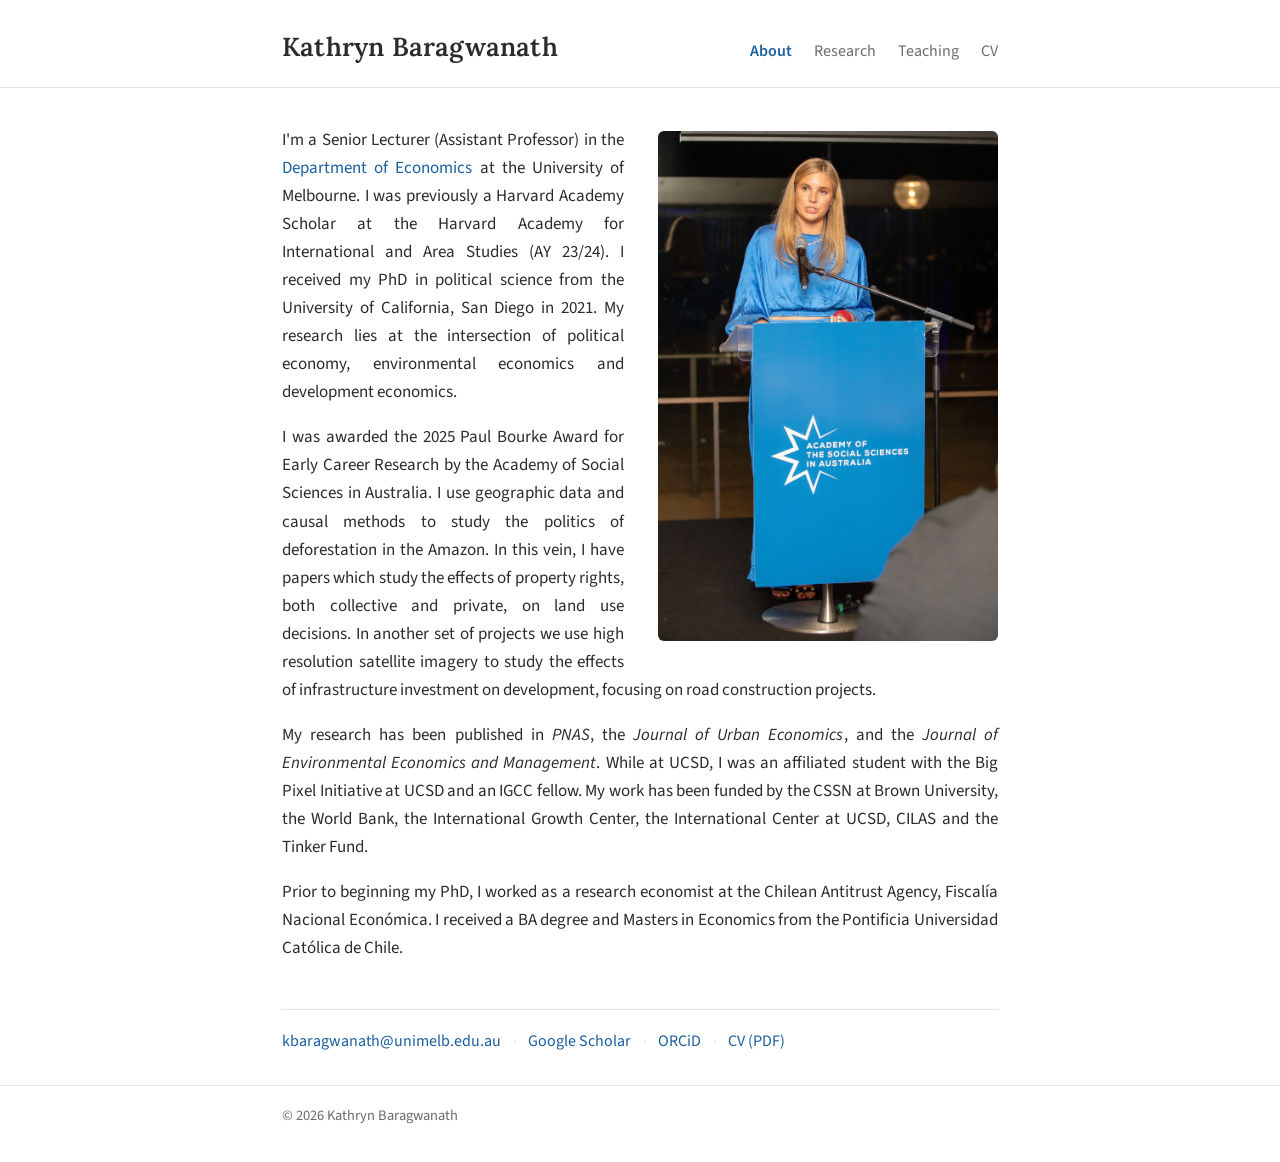
<file: index.html>
<!DOCTYPE html>
<html lang="en">
<head>
  <meta charset="utf-8">
  <meta name="viewport" content="width=device-width, initial-scale=1">
  <title>Kathryn Baragwanath</title>
  <meta name="description" content="Kathryn Baragwanath is a Senior Lecturer in the Department of Economics at the University of Melbourne, working on political economy, environmental economics and development economics.">
  <link rel="preconnect" href="https://fonts.googleapis.com">
  <link rel="preconnect" href="https://fonts.gstatic.com" crossorigin>
  <link href="https://fonts.googleapis.com/css2?family=Lora:wght@400;600&family=Source+Sans+3:ital,wght@0,400;0,600;1,400&display=swap" rel="stylesheet">
  <link rel="stylesheet" href="style.css">
</head>
<body>

<header>
  <div class="container header-inner">
    <a class="site-title" href="index.html">Kathryn Baragwanath</a>
    <nav>
      <a href="index.html" class="active">About</a>
      <a href="research.html">Research</a>
      <a href="teaching.html">Teaching</a>
      <a href="assets/CV_Baragwanath.pdf" target="_blank" rel="noopener">CV</a>
    </nav>
  </div>
</header>

<main class="container">
  <div class="profile">
    <img class="profile-photo" src="assets/photo.jpg" alt="Photo of Kathryn Baragwanath">
    <p>I'm a Senior Lecturer (Assistant Professor) in the <a href="https://fbe.unimelb.edu.au/economics" target="_blank" rel="noopener">Department of Economics</a> at the University of Melbourne. I was previously a Harvard Academy Scholar at the Harvard Academy for International and Area Studies (AY&nbsp;23/24). I received my PhD in political science from the University of California, San Diego in 2021. My research lies at the intersection of political economy, environmental economics and development economics.</p>

      <p>I was awarded the 2025 Paul Bourke Award for Early Career Research by the Academy of Social Sciences in Australia. I use geographic data and causal methods to study the politics of deforestation in the Amazon. In this vein, I have papers which study the effects of property rights, both collective and private, on land use decisions. In another set of projects we use high resolution satellite imagery to study the effects of infrastructure investment on development, focusing on road construction projects.</p>

      <p>My research has been published in <em>PNAS</em>, the <em>Journal of Urban Economics</em>, and the <em>Journal of Environmental Economics and Management</em>. While at UCSD, I was an affiliated student with the Big Pixel Initiative at UCSD and an IGCC fellow. My work has been funded by the CSSN at Brown University, the World Bank, the International Growth Center, the International Center at UCSD, CILAS and the Tinker Fund.</p>

    <p>Prior to beginning my PhD, I worked as a research economist at the Chilean Antitrust Agency, Fiscalía Nacional Económica. I received a BA degree and Masters in Economics from the Pontificia Universidad Católica de Chile.</p>
  </div>

  <div class="contact">
    <a href="mailto:kbaragwanath@unimelb.edu.au">kbaragwanath@unimelb.edu.au</a><span class="sep">·</span>
    <a href="https://scholar.google.com/citations?hl=en&user=u0dO1DMAAAAJ" target="_blank" rel="noopener">Google Scholar</a><span class="sep">·</span>
    <a href="https://orcid.org/0000-0002-8950-3506" target="_blank" rel="noopener">ORCiD</a><span class="sep">·</span>
    <a href="assets/CV_Baragwanath.pdf" target="_blank" rel="noopener">CV&nbsp;(PDF)</a>
  </div>
</main>

<footer>
  <div class="container">© 2026 Kathryn Baragwanath</div>
</footer>

</body>
</html>
</file>
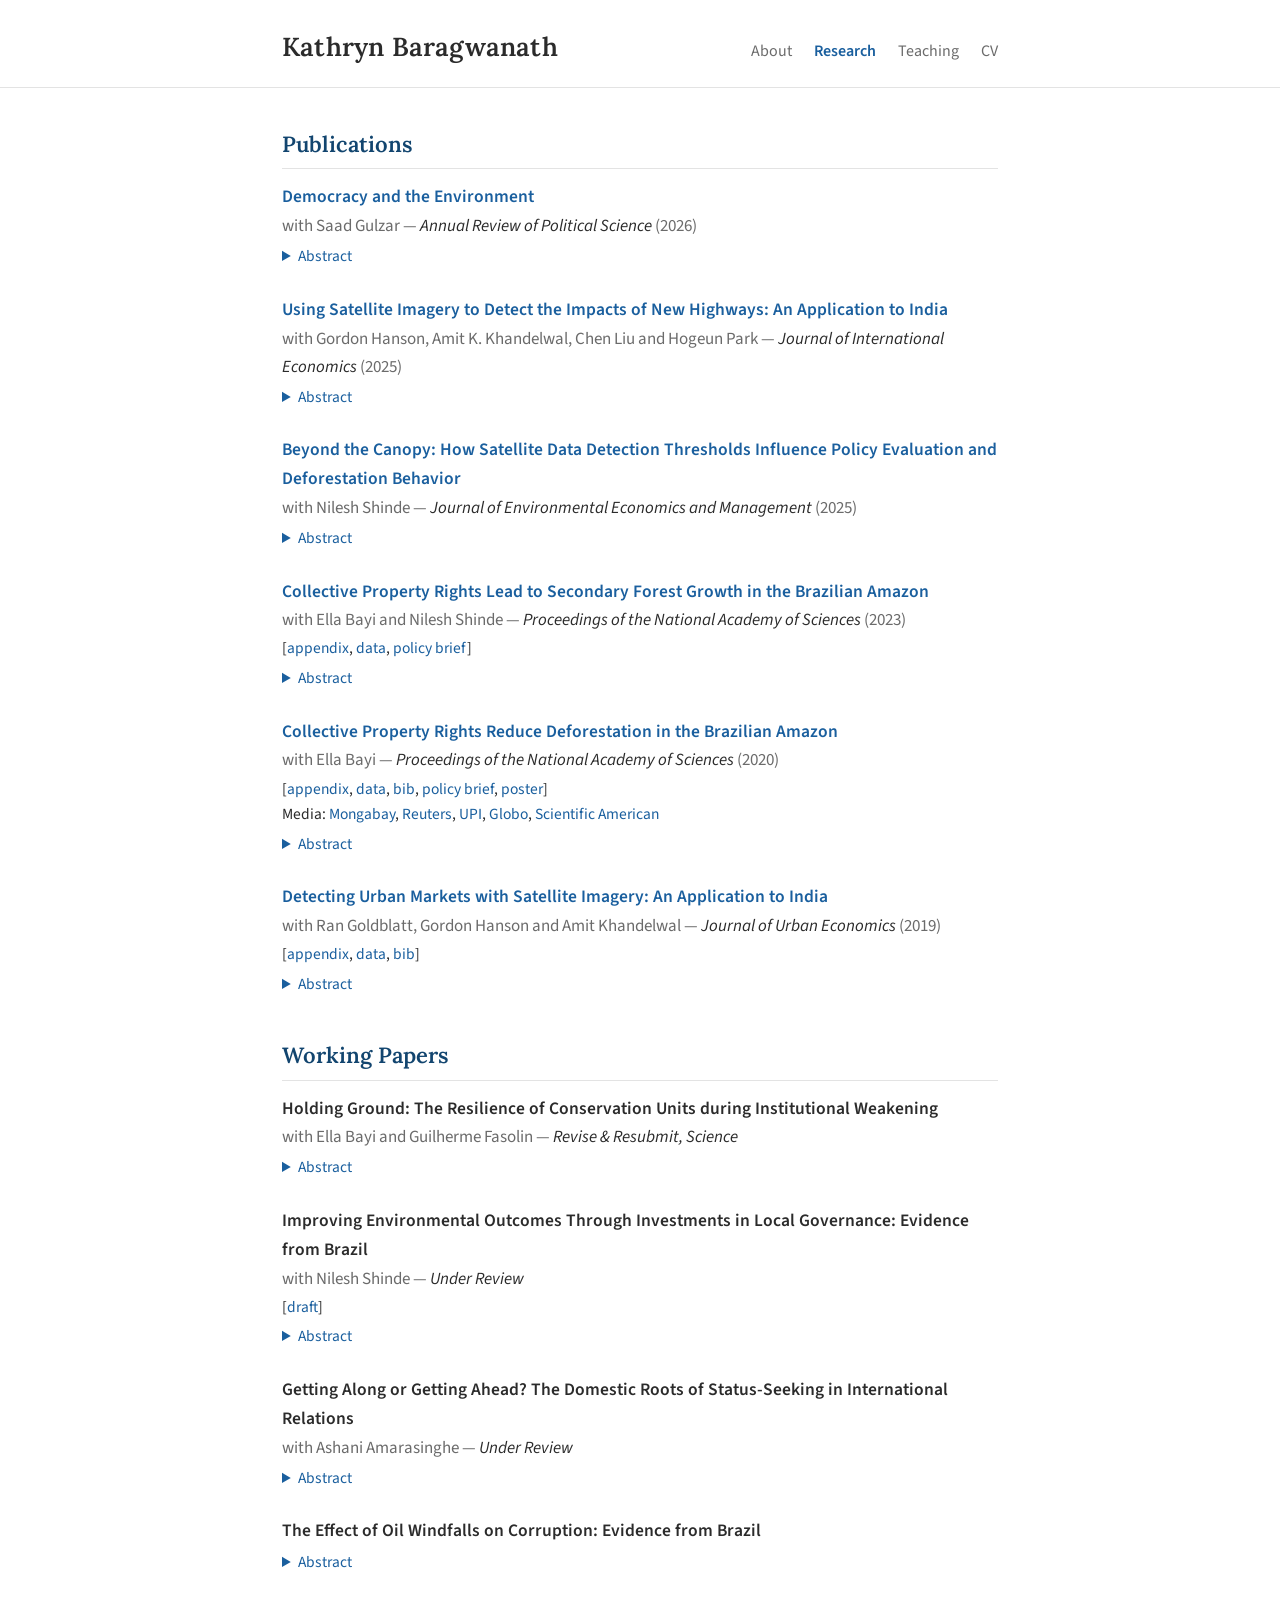
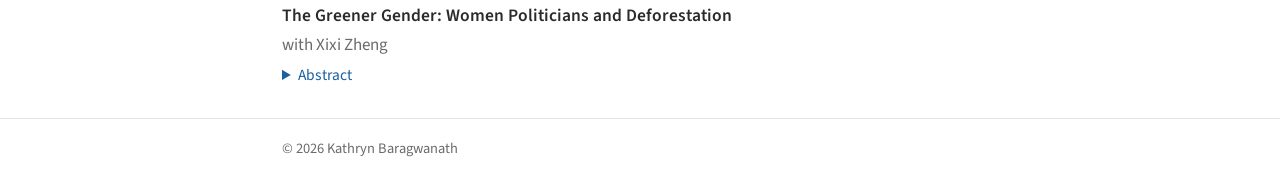
<file: research.html>
<!DOCTYPE html>
<html lang="en">
<head>
  <meta charset="utf-8">
  <meta name="viewport" content="width=device-width, initial-scale=1">
  <title>Research — Kathryn Baragwanath</title>
  <meta name="description" content="Publications and working papers by Kathryn Baragwanath.">
  <link rel="preconnect" href="https://fonts.googleapis.com">
  <link rel="preconnect" href="https://fonts.gstatic.com" crossorigin>
  <link href="https://fonts.googleapis.com/css2?family=Lora:wght@400;600&family=Source+Sans+3:ital,wght@0,400;0,600;1,400&display=swap" rel="stylesheet">
  <link rel="stylesheet" href="style.css">
</head>
<body>

<header>
  <div class="container header-inner">
    <a class="site-title" href="index.html">Kathryn Baragwanath</a>
    <nav>
      <a href="index.html">About</a>
      <a href="research.html" class="active">Research</a>
      <a href="teaching.html">Teaching</a>
      <a href="assets/CV_Baragwanath.pdf" target="_blank" rel="noopener">CV</a>
    </nav>
  </div>
</header>

<main class="container">

  <h2>Publications</h2>

  <div class="paper">
    <div class="paper-title"><a href="https://www.annualreviews.org/content/journals/10.1146/annurev-polisci-100325-075938" target="_blank" rel="noopener">Democracy and the Environment</a></div>
    <div class="paper-meta">with Saad Gulzar — <span class="journal">Annual Review of Political Science</span> (2026)</div>
    <details class="abstract">
      <summary>Abstract</summary>
      <p>We survey research on the relationship between democracy and the environment. The first part of our review examines how democratic systems influence environmental outcomes. We show scholars find, at best, a weakly positive correlation between democracy and environment, with little support for the proposed Democratic Environmental Kuznets Curve, a finding we confirm with new data. We argue that democracy is too coarse a category to capture variation in environmental outcomes. Therefore, the second part of the review surveys how specific institutional features structure principal-agent relationships between citizens, leaders, and organized groups. We showcase that effective environmental governance depends on institutions that align incentives, reduce informational asymmetries, and match temporal horizons. These can arise even in autocratic contexts, as evidenced by the case of China. We conclude by identifying key open questions and promising directions for future research.</p>
    </details>
  </div>

  <div class="paper">
    <div class="paper-title"><a href="https://doi.org/10.1016/j.jinteco.2025.104201" target="_blank" rel="noopener">Using Satellite Imagery to Detect the Impacts of New Highways: An Application to India</a></div>
    <div class="paper-meta">with Gordon Hanson, Amit K. Khandelwal, Chen Liu and Hogeun Park — <span class="journal">Journal of International Economics</span> (2025)</div>
    <details class="abstract">
      <summary>Abstract</summary>
      <p>We use a general spatial model to estimate the impact of transportation infrastructure on the spatial distribution of economic activity. We do so limiting ourselves solely to publicly available remotely-sensed satellite data and digitized road maps. Our setting is the expansion of India's road and highway network during the 2000s. By demonstrating that our approach works in India, where we can validate our results using data from the country's economic census, we aim to create a framework that is applicable to the many environments where data are even more sparse and (or) where transport networks span national borders.</p>
    </details>
  </div>

  <div class="paper">
    <div class="paper-title"><a href="https://www.sciencedirect.com/science/article/pii/S0095069625001032" target="_blank" rel="noopener">Beyond the Canopy: How Satellite Data Detection Thresholds Influence Policy Evaluation and Deforestation Behavior</a></div>
    <div class="paper-meta">with Nilesh Shinde — <span class="journal">Journal of Environmental Economics and Management</span> (2025)</div>
    <details class="abstract">
      <summary>Abstract</summary>
      <p>Satellite data is essential for enforcing and evaluating environmental policy, but technological limitations of monitoring systems can create perverse incentives and bias impact assessment. This study examines how detection thresholds in satellite monitoring systems affect both the implementation and evaluation of forest conservation policies. We identify three key mechanisms: a measurement issue, where datasets with larger minimum detection thresholds systematically miss small-scale deforestation; a loophole effect, where policy only reduces detectable, large-scale deforestation; and strategic adaptation, where regulated agents adjust behavior to exploit known detection thresholds, substituting from large- to small-scale deforestation. Studying Brazil's 2008 municipal Blacklisting policy, we find that the government's primary monitoring system, which does not report patches below 6.25 hectares, overestimates policy effectiveness by a third compared to datasets with smaller minimum detection thresholds. When measured with those datasets, blacklisting reduced deforestation by 31.2% from baseline—substantially less than the 47.6% reduction suggested by government data. Average clearing size declined by 28.9%, with significant increases in patches below detection thresholds, reflecting both undetected and strategically fragmented activity. Our analysis reveals a critical challenge for environmental governance: as monitoring systems improve, so too do evasion strategies, requiring close attention to how technology shapes observed outcomes and on-the-ground incentives.</p>
    </details>
  </div>

  <div class="paper">
    <div class="paper-title"><a href="https://www.pnas.org/doi/10.1073/pnas.2221346120" target="_blank" rel="noopener">Collective Property Rights Lead to Secondary Forest Growth in the Brazilian Amazon</a></div>
    <div class="paper-meta">with Ella Bayi and Nilesh Shinde — <span class="journal">Proceedings of the National Academy of Sciences</span> (2023)</div>
    <div class="paper-links">[<a href="https://www.pnas.org/doi/10.1073/pnas.2221346120#supplementary-materials" target="_blank" rel="noopener">appendix</a>, <a href="https://dataverse.harvard.edu/dataset.xhtml?faces-redirect=true&persistentId=doi%3A10.7910%2FDVN%2FKZUCEA" target="_blank" rel="noopener">data</a>, <a href="https://www.hoover.org/research/stronger-property-rights-slow-deforestation-amazon" target="_blank" rel="noopener">policy brief</a>]</div>
    <details class="abstract">
      <summary>Abstract</summary>
      <p>Forests serve a crucial role in our fight against climate change. Secondary forests in the form of forest restoration and reforestation provide important potential for conservation of biodiversity and climate change mitigation. In this paper, we explore whether collective property rights in the form of Indigenous Territories (ITs) lead to higher rates of secondary forest growth on previously deforested areas. We exploit the timing of granting of property rights as well as the geographic boundaries of ITs and two different methods, regression discontinuity design and difference-in-difference to recover causal estimates. We find strong evidence that homologated Indigenous territories not only reduce deforestation inside their lands, but also lead to higher secondary forest growth on previously deforested areas. After homologation, ITs displayed higher secondary forest growth than land outside ITs with an estimated effect of 2%. Furthermore, the average age of secondary forests was 2.6 years older inside homologated ITs. Together, these findings provide evidence for the role that collective property rights can play in the push to restore forest ecosystems.</p>
    </details>
  </div>

  <div class="paper">
    <div class="paper-title"><a href="https://www.pnas.org/content/early/2020/08/04/1917874117" target="_blank" rel="noopener">Collective Property Rights Reduce Deforestation in the Brazilian Amazon</a></div>
    <div class="paper-meta">with Ella Bayi — <span class="journal">Proceedings of the National Academy of Sciences</span> (2020)</div>
    <div class="paper-links">[<a href="https://www.pnas.org/content/pnas/suppl/2020/08/05/1917874117.DCSupplemental/pnas.1917874117.sapp.pdf" target="_blank" rel="noopener">appendix</a>, <a href="https://dataverse.harvard.edu/dataset.xhtml?persistentId=doi%3A10.7910%2FDVN%2FZRQG5H" target="_blank" rel="noopener">data</a>, <a href="https://www.dropbox.com/s/2so9olh24753lkp/collective-property-rights-reduce-deforestation-in-the-brazilian-amazon.bib?dl=0" target="_blank" rel="noopener">bib</a>, <a href="https://www.hoover.org/research/stronger-property-rights-slow-deforestation-amazon" target="_blank" rel="noopener">policy brief</a>, <a href="https://polmeth.theopenscholar.com/polmeth2020/collective-property-rights-reduce-deforestation-brazilian-amazon" target="_blank" rel="noopener">poster</a>]<br>
    Media: <a href="https://news.mongabay.com/2020/08/indigenous-best-amazon-stewards-but-only-when-property-rights-assured-study/" target="_blank" rel="noopener">Mongabay</a>, <a href="https://news.trust.org/item/20200810181208-nk9j1/" target="_blank" rel="noopener">Reuters</a>, <a href="https://www.upi.com/Science_News/2020/08/11/Increasing-indigenous-property-rights-could-help-save-the-rainforest/1131597086477/" target="_blank" rel="noopener">UPI</a>, <a href="https://g1.globo.com/natureza/noticia/2020/08/12/demarcacao-de-terras-indigenas-reduziu-o-desmatamento-na-amazonia-diz-estudo.ghtml" target="_blank" rel="noopener">Globo</a>, <a href="https://www.scientificamerican.com/article/amazon-deforestation-falls-where-land-is-under-indigenous-control/" target="_blank" rel="noopener">Scientific American</a></div>
    <details class="abstract">
      <summary>Abstract</summary>
      <p>In this paper, we draw on common-pool resource theory to argue that indigenous territories, when granted full property rights, will be effective at curbing deforestation. Using a novel dataset, we test the effect of property rights on deforestation between 1982 and 2016. In order to identify causal effects, we combine a regression discontinuity design with the orthogonal timing of homologation. We find that observations inside territories with full property rights show a 66% decrease in deforestation, while the effect does not exist in territories without full property rights. While these are local average treatment effects, our results suggest that not only do indigenous territories serve a human-rights role, but they are a cost-effective way for governments to preserve their forested areas. First, obtaining full property rights is crucial to recognize indigenous peoples original right to land and protect their territories from illegal deforestation. Second, when implemented, indigenous property rights create sustainable areas in the Amazon rainforest, providing an important positive externality for Brazil and the rest of the world in terms of climate change mitigation.</p>
    </details>
  </div>

  <div class="paper">
    <div class="paper-title"><a href="https://www.sciencedirect.com/science/article/pii/S0094119019300427" target="_blank" rel="noopener">Detecting Urban Markets with Satellite Imagery: An Application to India</a></div>
    <div class="paper-meta">with Ran Goldblatt, Gordon Hanson and Amit Khandelwal — <span class="journal">Journal of Urban Economics</span> (2019)</div>
    <div class="paper-links">[<a href="assets/DUM_appendix.pdf" target="_blank" rel="noopener">appendix</a>, <a href="https://www.dropbox.com/s/h3m90h5kzmupdbd/ShapefilesJUE.zip?dl=0" target="_blank" rel="noopener">data</a>, <a href="https://www.dropbox.com/s/dwfriq5uyyrigxz/DUM_bib.bib?dl=0" target="_blank" rel="noopener">bib</a>]</div>
    <details class="abstract">
      <summary>Abstract</summary>
      <p>This paper proposes a methodology for defining urban markets based on economic activity detected by satellite imagery. We use nighttime lights data, whose use in economics is increasingly common, to define urban markets based on contiguous pixels that have a minimum threshold of light intensity. The coarseness of the nightlight data and the blooming effect of lights, however, create markets whose boundaries are too expansive and too smooth relative to the visual inspection of actual cities. We compare nightlight-based markets to those formed using high-resolution daytime satellite imagery, whose use in economics is less common, to detect the presence of built-up landcover. We identify an order of magnitude more markets with daytime imagery; these markets are realistically jagged in shape and reveal much more within and across-market variation in the density of economic activity. The size of landcover-based markets displays a sharp sensitivity to the proximity of paved roads that is not present in the case of nightlight-based markets. Our results suggest that daytime satellite imagery is a promising source of data for economists to study the spatial extent and distribution of economic activity.</p>
    </details>
  </div>

  <h2>Working Papers</h2>

  <div class="paper">
    <div class="paper-title">Holding Ground: The Resilience of Conservation Units during Institutional Weakening</div>
    <div class="paper-meta">with Ella Bayi and Guilherme Fasolin — <span class="journal">Revise &amp; Resubmit, Science</span></div>
    <details class="abstract">
      <summary>Abstract</summary>
      <p>Protecting natural areas has become increasingly important in global efforts to preserve biodiversity and mitigate environmental threats. Conservation areas, such as Indigenous Territories, Strictly Protected Areas, and Sustainable Use Areas, play a central role in forest preservation strategies. Despite their broad recognition, the effectiveness of conservation units is often questioned due to their location in remote, low-pressure regions. Here, we show that conservation units become significantly more effective in preventing forest loss precisely during periods of weakening environmental governance. By analyzing spatial and temporal data from the Brazilian Amazon before and after institutional weakening, we find that conservation units previously considered marginal due to their remoteness emerge as critical buffers against deforestation. These findings reshape our understanding of conservation dynamics, demonstrating that the true value of protected areas extends beyond current threats, serving as essential safeguards under future institutional instability. Our results inform international conservation strategies, highlighting the importance of establishing and maintaining protected areas not only in regions under immediate threat but also in regions that may become vulnerable as environmental policies weaken or shift.</p>
    </details>
  </div>

  <div class="paper">
    <div class="paper-title">Improving Environmental Outcomes Through Investments in Local Governance: Evidence from Brazil</div>
    <div class="paper-meta">with Nilesh Shinde — <span class="journal">Under Review</span></div>
    <div class="paper-links">[<a href="https://www.dropbox.com/scl/fi/f1sbf3vvn1nabtzubzog9/PMV_Paper_NEUDC23.pdf?dl=0&rlkey=on07hkkqtmjmejhfsmr158m0m" target="_blank" rel="noopener">draft</a>]</div>
    <details class="abstract">
      <summary>Abstract</summary>
      <p>The Green Municipalities Program (Programa Municípios Verdes–PMV) has operated in the Brazilian state of Pará since 2010. Though voluntary, the program has provided $20M in funding to local governments to combat deforestation in the Brazilian Amazon through improvements to local systems and bureaucracies. By leveraging advanced causal inference methods and twenty years of municipality and property-level land use data, we examine the program's effects on deforestation, secondary forest regeneration, and local governance outcomes. We find that PMV is associated with a 12% annual reduction in deforestation and a 7% increase in secondary forest cover, though deforestation results are sensitive to the inclusion of municipalities previously subject to federal blacklisting. Secondary forest recovery appears more robust and concentrated in younger forests and medium-sized properties, suggesting improved land use incentives and enforcement capacity. We also find evidence of reduced land conflict and increased non-agricultural economic activity. Under conservative carbon valuation assumptions, estimated climate benefits exceed program costs. These findings point to the potential of subnational governance investments to support conservation and sustainable development objectives in tropical forest regions.</p>
    </details>
  </div>

  <div class="paper">
    <div class="paper-title">Getting Along or Getting Ahead? The Domestic Roots of Status-Seeking in International Relations</div>
    <div class="paper-meta">with Ashani Amarasinghe — <span class="journal">Under Review</span></div>
    <details class="abstract">
      <summary>Abstract</summary>
      <p>This paper examines how domestic economic conditions shape international relations. We develop a novel measure of inter-government interactions using high-frequency event data across 18,330 country dyads from 2001-2019. To establish causality, we exploit plausibly exogenous variation in countries' natural resource wealth driven by global commodity price shocks. We find that positive resource shocks significantly increase countries' aggressive behavior in international relations, primarily through verbal rather than material confrontation. This effect operates strategically: aggression is targeted at peripheral nations while avoiding major trading partners, suggesting a deliberate approach to status enhancement that preserves economic relationships. The mechanism works through domestic political channels, with resource windfalls reducing public discontent and providing governments with political capital to pursue more assertive foreign policy. Consistent with theories of status-seeking behavior as a tool for enhancing international standing, the effects are concentrated in middle and low-income countries and in political systems with electoral accountability. Our findings highlight how domestic economic conditions influence international relations through the strategic pursuit of status, with implications for understanding the economic roots of geopolitical behavior.</p>
    </details>
  </div>

  <div class="paper">
    <div class="paper-title">The Effect of Oil Windfalls on Corruption: Evidence from Brazil</div>
    <details class="abstract">
      <summary>Abstract</summary>
      <p>Oil royalties provide a substantial and volatile inflow of non tax-payer money to municipal coffers, creating dynamic incentives for politicians in office. Resource windfalls change politicians' budget constraints, generate difficulties for voters to distinguish politicians' integrity, and create incentives for corruptible candidates to enter politics, changing the pool of candidates. Using a formal model with moral hazard and adverse selection, I show how resource windfalls generate the strategic entry of worse candidates into politics, which creates cycles in corruption and reelection patterns. In Brazil, where offshore royalties are determined and allocated exogenously, oil inflows create strong opportunities for corruption. I find strong effects of oil windfalls on corruption. On average, a one standard deviation increase in oil royalties produces a 29% increase in corruption. The effects of windfalls on corruption are larger after elections during booms and lower during busts. Furthermore, oil royalties lead to a reelection cycle: when the price of oil is expected to be higher, incumbents are reelected more often than when the price of oil is expected to fall, independent of economic and individual level variables. I show that strategic entry of worse candidates during booms is likely the cause of these corruption and reelection cycles, as predicted by the theory. Taken together, these results point to a strong effect of oil royalties on local level political equilibria.</p>
    </details>
  </div>

  <div class="paper">
    <div class="paper-title">The Greener Gender: Women Politicians and Deforestation</div>
    <div class="paper-meta">with Xixi Zheng</div>
    <details class="abstract">
      <summary>Abstract</summary>
      <p>Women have been shown to have different policy preferences, invest in different types of goods and be less corrupt than men when elected into political office. In this paper, we study the effects of electing a woman mayor into office in the Brazilian Amazon on rates of deforestation. We exploit close election regression discontinuity design in order to establish causal findings. We find that electing a woman mayor leads to significantly lower deforestation rates during the women's time in office. We propose that women's effect on reduced deforestation comes through two mechanisms: (i) women's distinct preferences towards climate change and (ii) a lower likelihood of being captured or corrupt. Although we can't fully differentiate between the mechanisms, we provide evidence that the corruption mechanism is certainly at play. Women mayors are less corrupt than their male counterparts, receive less campaign funding from businesses, and are less likely to receive funding from large agricultural and mining companies. Altogether, our findings strongly support the theory that women's representation reduces deforestation rates in the Brazilian Amazon, with evidence that lower likelihood of regulatory capture and corruption levels are driving these results, at least in part.</p>
    </details>
  </div>

</main>

<footer>
  <div class="container">© 2026 Kathryn Baragwanath</div>
</footer>

</body>
</html>
</file>
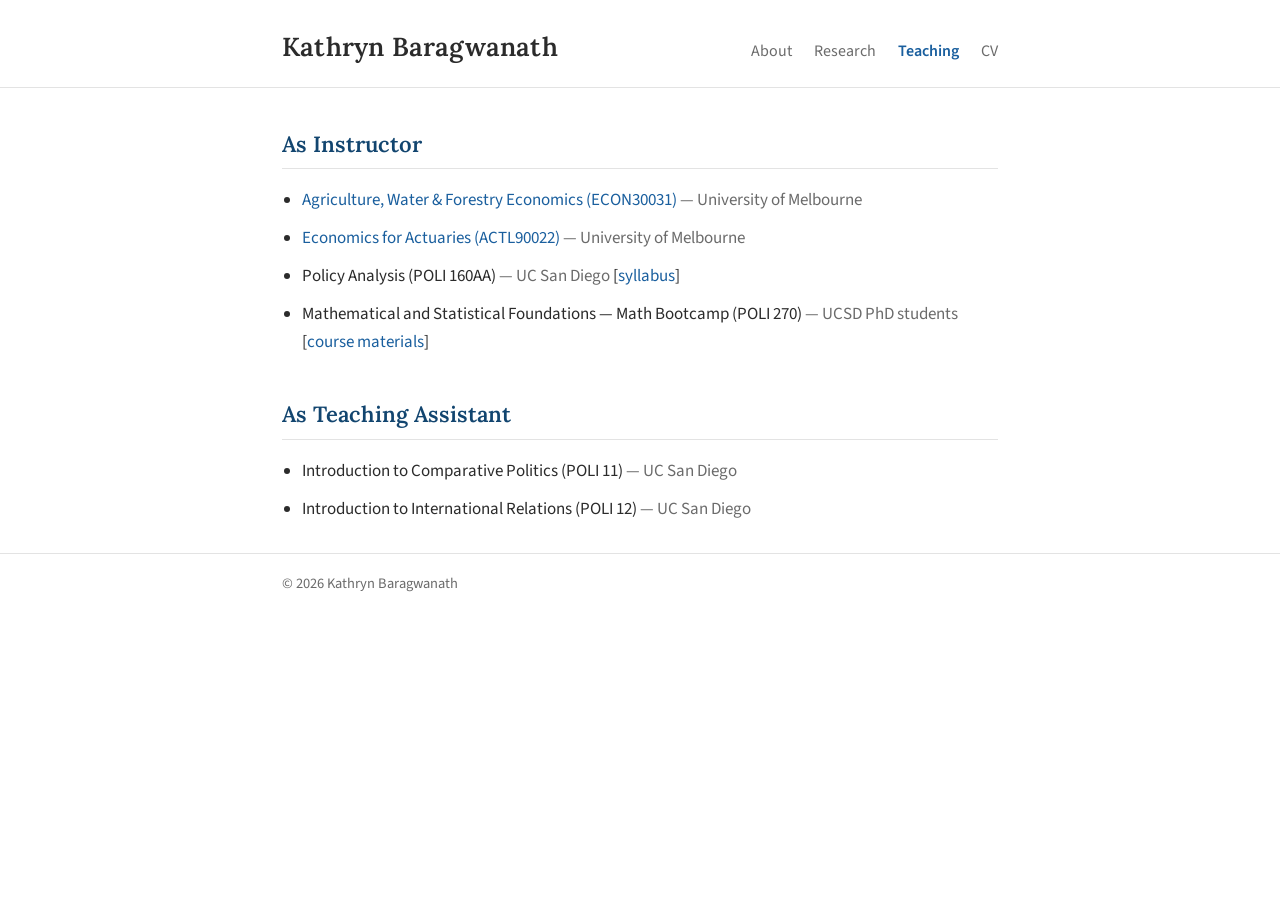
<file: teaching.html>
<!DOCTYPE html>
<html lang="en">
<head>
  <meta charset="utf-8">
  <meta name="viewport" content="width=device-width, initial-scale=1">
  <title>Teaching — Kathryn Baragwanath</title>
  <meta name="description" content="Courses taught by Kathryn Baragwanath.">
  <link rel="preconnect" href="https://fonts.googleapis.com">
  <link rel="preconnect" href="https://fonts.gstatic.com" crossorigin>
  <link href="https://fonts.googleapis.com/css2?family=Lora:wght@400;600&family=Source+Sans+3:ital,wght@0,400;0,600;1,400&display=swap" rel="stylesheet">
  <link rel="stylesheet" href="style.css">
</head>
<body>

<header>
  <div class="container header-inner">
    <a class="site-title" href="index.html">Kathryn Baragwanath</a>
    <nav>
      <a href="index.html">About</a>
      <a href="research.html">Research</a>
      <a href="teaching.html" class="active">Teaching</a>
      <a href="assets/CV_Baragwanath.pdf" target="_blank" rel="noopener">CV</a>
    </nav>
  </div>
</header>

<main class="container">

  <h2>As Instructor</h2>
  <ul class="course-list">
    <li><a href="https://handbook.unimelb.edu.au/2026/subjects/econ30031" target="_blank" rel="noopener">Agriculture, Water &amp; Forestry Economics (ECON30031)</a> <span class="course-note">— University of Melbourne</span></li>
    <li><a href="https://handbook.unimelb.edu.au/2025/subjects/actl90022" target="_blank" rel="noopener">Economics for Actuaries (ACTL90022)</a> <span class="course-note">— University of Melbourne</span></li>
    <li>Policy Analysis (POLI 160AA) <span class="course-note">— UC San Diego</span> [<a href="assets/Syllabus_PolicyAnalysis.docx" target="_blank" rel="noopener">syllabus</a>]</li>
    <li>Mathematical and Statistical Foundations — Math Bootcamp (POLI 270) <span class="course-note">— UCSD PhD students</span> [<a href="assets/POLI270_MathBootcamp.pdf" target="_blank" rel="noopener">course materials</a>]</li>
  </ul>

  <h2>As Teaching Assistant</h2>
  <ul class="course-list">
    <li>Introduction to Comparative Politics (POLI 11) <span class="course-note">— UC San Diego</span></li>
    <li>Introduction to International Relations (POLI 12) <span class="course-note">— UC San Diego</span></li>
  </ul>

</main>

<footer>
  <div class="container">© 2026 Kathryn Baragwanath</div>
</footer>

</body>
</html>
</file>
<file: style.css>
/* Kathryn Baragwanath — academic website
   Minimal single-column layout, blue accent. */

:root {
  --accent: #1a5f9e;
  --accent-dark: #12456f;
  --text: #2b2b2b;
  --muted: #6b6b6b;
  --rule: #e3e3e3;
  --bg: #ffffff;
}

* { box-sizing: border-box; }

body {
  margin: 0;
  background: var(--bg);
  color: var(--text);
  font-family: "Source Sans 3", "Source Sans Pro", -apple-system, BlinkMacSystemFont, "Segoe UI", Helvetica, Arial, sans-serif;
  font-size: 17px;
  line-height: 1.65;
}

.container {
  max-width: 760px;
  margin: 0 auto;
  padding: 0 22px;
}

/* ---------- header / nav ---------- */

header {
  border-bottom: 1px solid var(--rule);
  padding: 26px 0 18px;
  margin-bottom: 38px;
}

.header-inner {
  display: flex;
  flex-wrap: wrap;
  align-items: baseline;
  justify-content: space-between;
  gap: 10px 24px;
}

.site-title {
  font-family: "Lora", Georgia, serif;
  font-size: 26px;
  font-weight: 600;
  letter-spacing: 0.2px;
  color: var(--text);
  text-decoration: none;
  white-space: nowrap;
}

.site-title:hover { color: var(--accent); }

nav { display: flex; flex-wrap: wrap; gap: 4px 22px; }

nav a {
  color: var(--muted);
  text-decoration: none;
  font-size: 16px;
}

nav a:hover { color: var(--accent); }

nav a.active {
  color: var(--accent);
  font-weight: 600;
}

/* ---------- content ---------- */

main { padding-bottom: 30px; }

main p {
  text-align: justify;
  hyphens: auto;
  -webkit-hyphens: auto;
}

h1 {
  font-family: "Lora", Georgia, serif;
  font-size: 30px;
  font-weight: 600;
  margin: 0 0 20px;
}

h2 {
  font-family: "Lora", Georgia, serif;
  font-size: 22px;
  font-weight: 600;
  color: var(--accent-dark);
  margin: 40px 0 14px;
  padding-bottom: 6px;
  border-bottom: 1px solid var(--rule);
}

h2:first-child { margin-top: 0; }

a {
  color: var(--accent);
  text-decoration: none;
}

a:hover {
  color: var(--accent-dark);
  text-decoration: underline;
}

/* ---------- homepage ---------- */

.profile::after {
  content: "";
  display: block;
  clear: both;
}

.profile p:first-of-type { margin-top: 0; }

.profile-photo {
  float: right;
  width: 340px;
  margin: 5px 0 20px 34px;
  border-radius: 6px;
}

.contact {
  margin-top: 30px;
  padding-top: 18px;
  border-top: 1px solid var(--rule);
  color: var(--muted);
  font-size: 16px;
}

.contact a { margin-right: 4px; }

.contact .sep { margin: 0 8px; color: var(--rule); }

/* ---------- research ---------- */

.paper { margin-bottom: 26px; }

.paper-title {
  font-weight: 600;
  font-size: 17.5px;
}

.paper-meta {
  color: var(--muted);
}

.paper-meta .journal {
  font-style: italic;
  color: var(--text);
}

.paper-links {
  font-size: 15.5px;
  margin-top: 2px;
}

.paper-links a { white-space: nowrap; }

details.abstract {
  margin-top: 4px;
  font-size: 15.5px;
}

details.abstract summary {
  cursor: pointer;
  color: var(--accent);
  width: fit-content;
  user-select: none;
}

details.abstract summary:hover { color: var(--accent-dark); text-decoration: underline; }

details.abstract p {
  margin: 8px 0 0;
  padding: 10px 16px;
  border-left: 3px solid var(--accent);
  background: #f5f8fb;
  color: #444;
}

/* ---------- teaching ---------- */

ul.course-list { padding-left: 20px; }
ul.course-list li { margin-bottom: 10px; }

.course-note { color: var(--muted); }

/* ---------- footer ---------- */

footer {
  border-top: 1px solid var(--rule);
  margin-top: 30px;
  padding: 18px 0 34px;
  color: var(--muted);
  font-size: 14.5px;
}

/* ---------- mobile ---------- */

@media (max-width: 640px) {
  .profile-photo {
    float: none;
    display: block;
    width: 65%;
    max-width: 260px;
    margin: 0 auto 22px;
  }
  header { padding-top: 20px; margin-bottom: 28px; }
}
</file>
